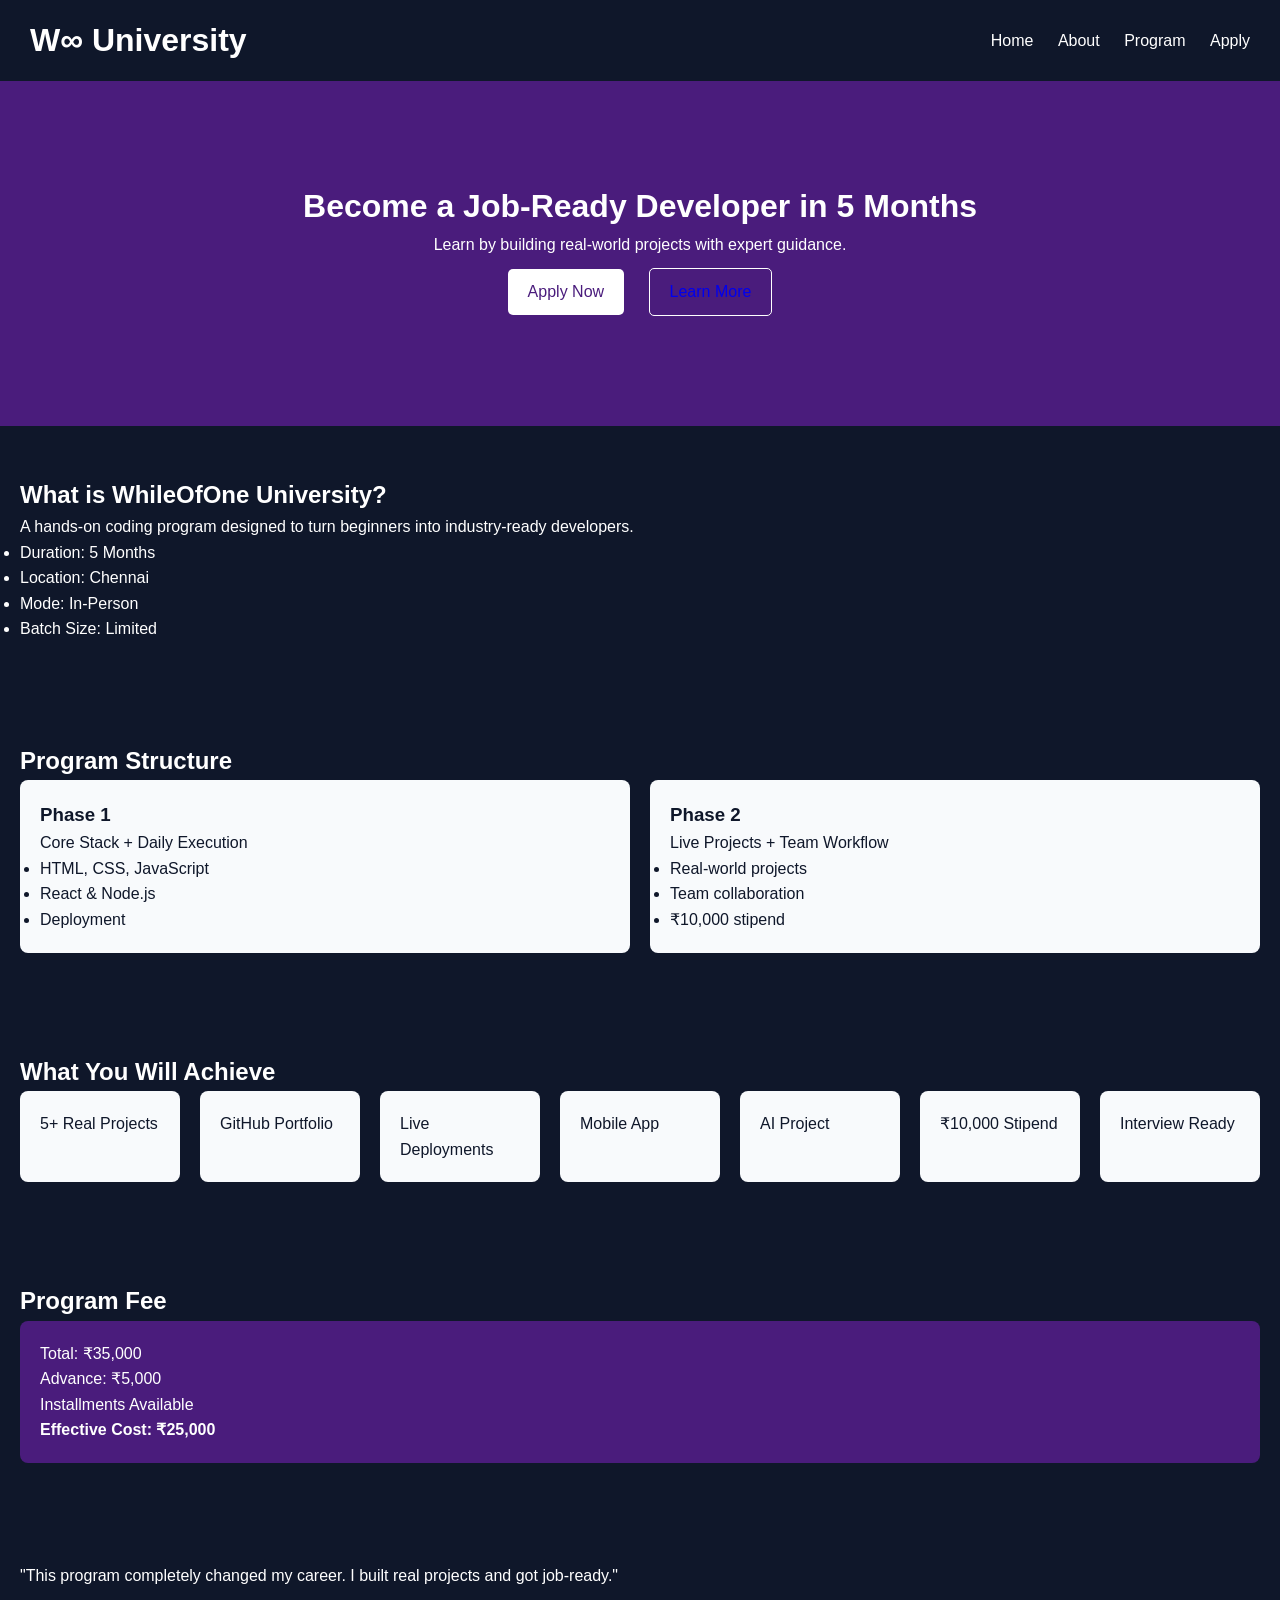
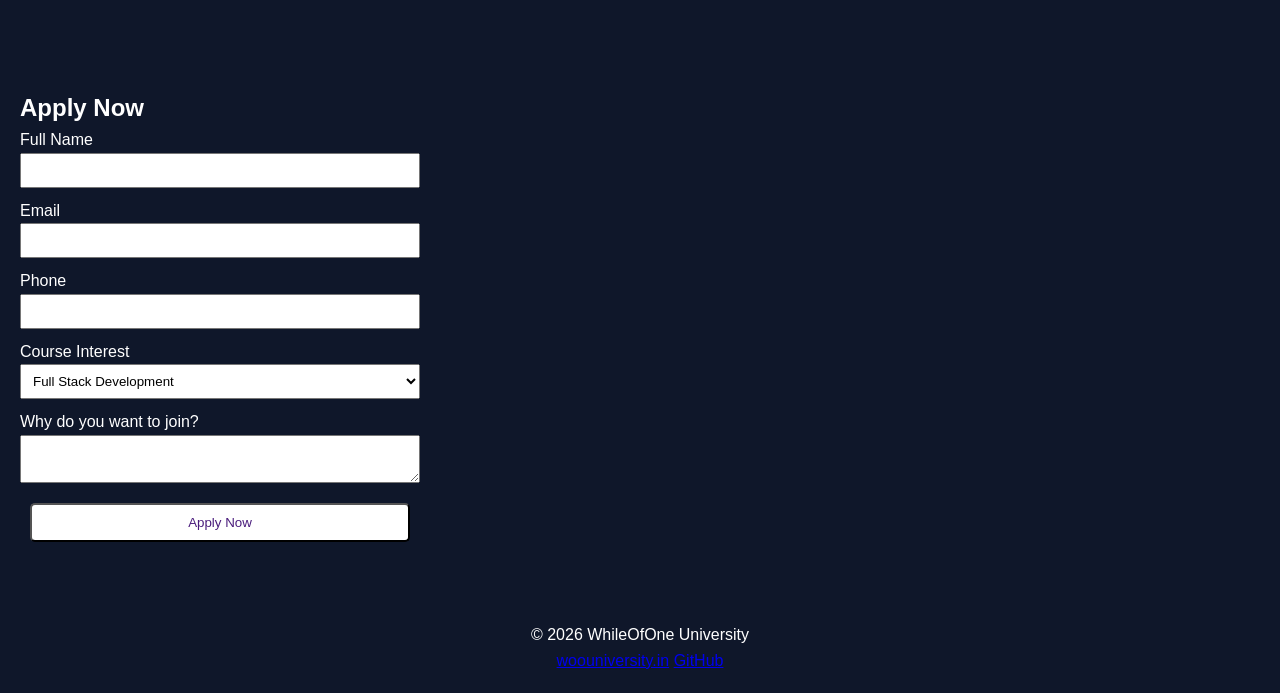
<file: index.html>
<!DOCTYPE html>
<html lang="en">
<head>
    <meta charset="UTF-8">
    <meta name="viewport" content="width=device-width, initial-scale=1.0">
    <title>WhileOfOne University</title>
    <meta name="description" content="Join WhileOfOne University and become a job-ready full-stack developer in 5 months.">
    <link rel="stylesheet" href="style.css">
    <link rel="icon" href="favicon.ico">
</head>

<body>

<header>
    <h1>W∞ University</h1>
    <nav>
        <a href="#">Home</a>
        <a href="about.html">About</a>
        <a href="#program">Program</a>
        <a href="#apply">Apply</a>
    </nav>
</header>

<main>

<!-- HERO -->
<section class="hero">
    <h2>Become a Job-Ready Developer in 5 Months</h2>
    <p>Learn by building real-world projects with expert guidance.</p>

    <div class="cta">
        <a href="#apply" class="btn primary">Apply Now</a>
        <a href="#about" class="btn secondary">Learn More</a>
    </div>
</section>

<!-- ABOUT -->
<section id="about">
    <h2>What is WhileOfOne University?</h2>
    <p>A hands-on coding program designed to turn beginners into industry-ready developers.</p>

    <ul>
        <li>Duration: 5 Months</li>
        <li>Location: Chennai</li>
        <li>Mode: In-Person</li>
        <li>Batch Size: Limited</li>
    </ul>
</section>

<!-- PROGRAM -->
<section id="program">
    <h2>Program Structure</h2>

    <div class="flex">
        <article class="card">
            <h3>Phase 1</h3>
            <p>Core Stack + Daily Execution</p>
            <ul>
                <li>HTML, CSS, JavaScript</li>
                <li>React & Node.js</li>
                <li>Deployment</li>
            </ul>
        </article>

        <article class="card">
            <h3>Phase 2</h3>
            <p>Live Projects + Team Workflow</p>
            <ul>
                <li>Real-world projects</li>
                <li>Team collaboration</li>
                <li>₹10,000 stipend</li>
            </ul>
        </article>
    </div>
</section>

<!-- OUTCOMES -->
<section id="outcomes">
    <h2>What You Will Achieve</h2>

    <div class="grid">
        <article class="card">5+ Real Projects</article>
        <article class="card">GitHub Portfolio</article>
        <article class="card">Live Deployments</article>
        <article class="card">Mobile App</article>
        <article class="card">AI Project</article>
        <article class="card">₹10,000 Stipend</article>
        <article class="card">Interview Ready</article>
    </div>
</section>

<!-- FEE -->
<section id="fee">
    <h2>Program Fee</h2>

    <article class="pricing">
        <p>Total: ₹35,000</p>
        <p>Advance: ₹5,000</p>
        <p>Installments Available</p>
        <p><strong>Effective Cost: ₹25,000</strong></p>
    </article>
</section>

<!-- TESTIMONIAL -->
<section id="testimonial">
    <blockquote>
        "This program completely changed my career. I built real projects and got job-ready."
    </blockquote>
</section>

<!-- APPLY FORM -->
<section id="apply">
    <h2>Apply Now</h2>

    <form>
        <label for="name">Full Name</label>
        <input type="text" id="name" required minlength="3">

        <label for="email">Email</label>
        <input type="email" id="email" required>

        <label for="phone">Phone</label>
        <input type="tel" id="phone">

        <label for="course">Course Interest</label>
        <select id="course">
            <option>Full Stack Development</option>
            <option>Frontend</option>
            <option>Backend</option>
        </select>

        <label for="message">Why do you want to join?</label>
        <textarea id="message"></textarea>

        <button type="submit" class="btn primary">Apply Now</button>
    </form>
</section>

</main>

<footer>
    <p>© 2026 WhileOfOne University</p>
    <a href="#">woouniversity.in</a>
    <a href="#">GitHub</a>
</footer>

</body>
</html>
</file>
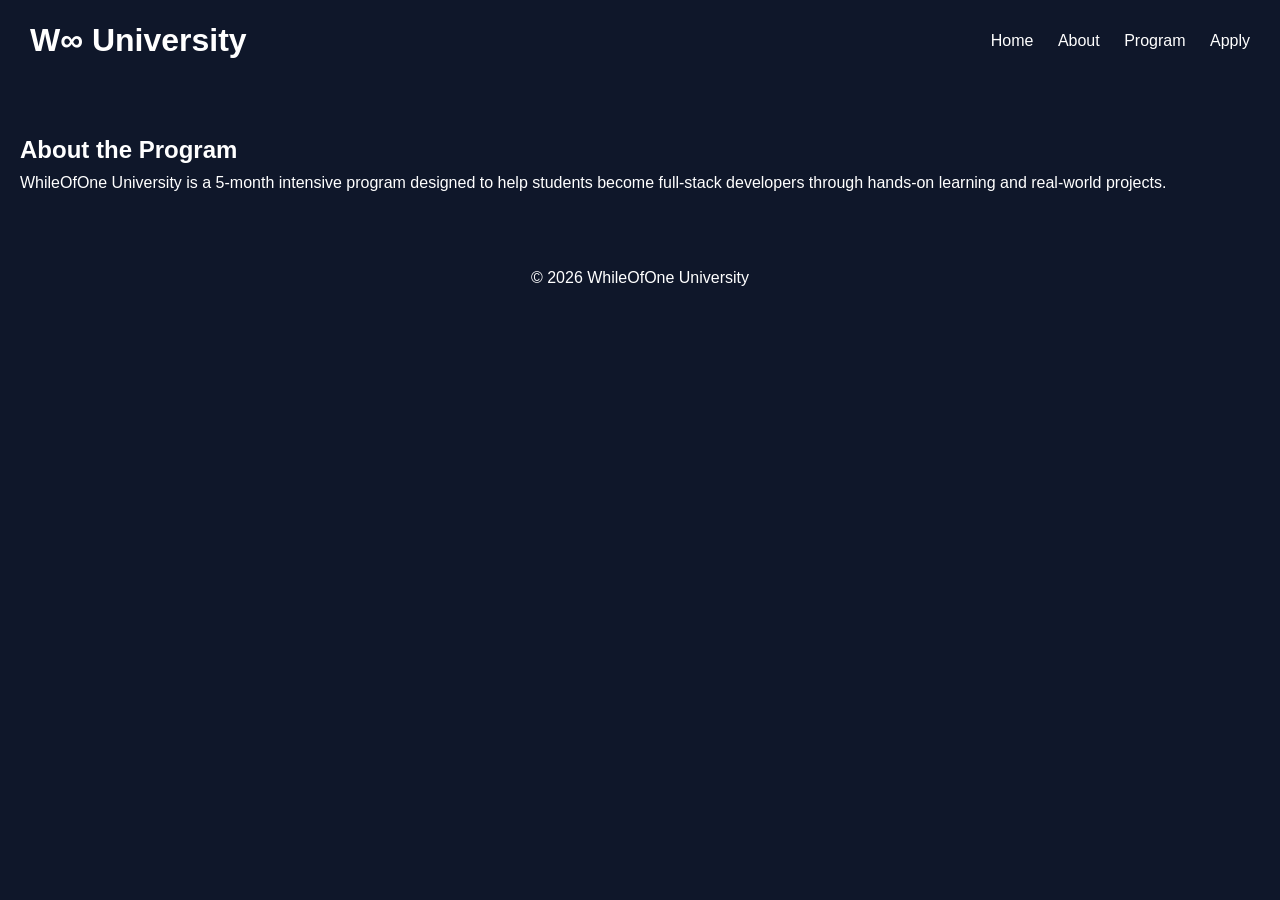
<file: about.html>
<!DOCTYPE html>
<html lang="en">
<head>
    <meta charset="UTF-8">
    <meta name="viewport" content="width=device-width, initial-scale=1.0">
    <title>About - WOO University</title>
    <link rel="stylesheet" href="style.css">
</head>

<body>

<header>
    <h1>W∞ University</h1>
    <nav>
        <a href="index.html">Home</a>
        <a href="#">About</a>
        <a href="index.html#program">Program</a>
        <a href="index.html#apply">Apply</a>
    </nav>
</header>

<main>
<section>
    <h2>About the Program</h2>
    <p>
        WhileOfOne University is a 5-month intensive program designed to help students become full-stack developers through hands-on learning and real-world projects.
    </p>
</section>
</main>

<footer>
    <p>© 2026 WhileOfOne University</p>
</footer>

</body>
</html>
</file>
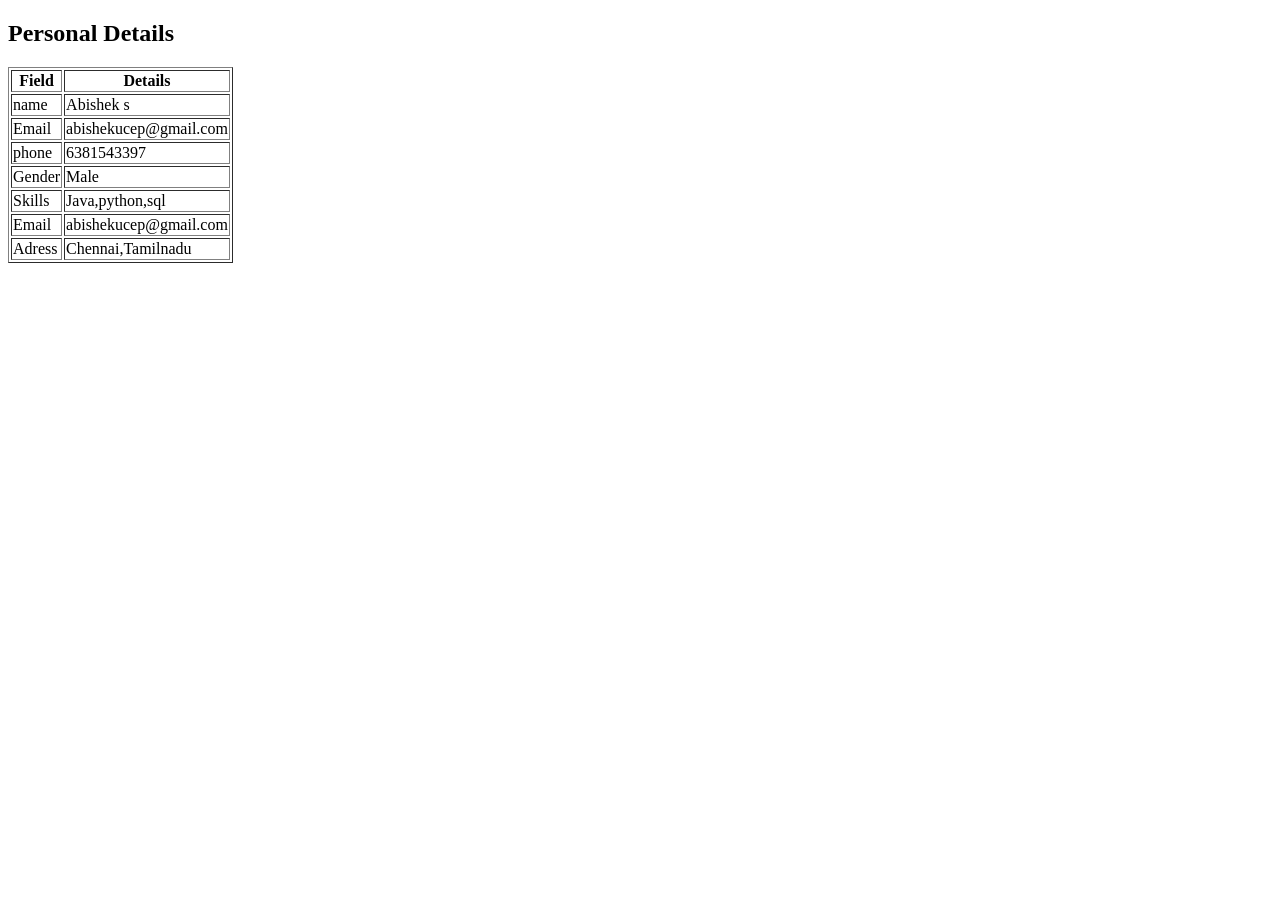
<file: index1.html>
<!DOCTYPE html>
<html lang="en">
<head>
    <meta charset="UTF-8">
    <meta name="viewport" content="width=device-width, initial-scale=1.0">
    <title>Document</title>
</head>
<body>
    <h2>Personal Details</h2>
    <table border="1">
        <thead>
            <tr>
                <th>Field</th>
                <th>Details</th>
            </tr>
        </thead>
        <tbody>
       
        <tr>
            <td>name</td>
            <td>Abishek s</td>
        </tr>
        <tr>
            <td>Email</td>
            <td>abishekucep@gmail.com</td>
        </tr>
        <tr>
            <td>phone</td>
            <td>6381543397</td>
        </tr>
        <tr>
            <td>Gender</td>
            <td>Male</td>
        </tr>
        <tr>
            <td>Skills</td>
            <td>Java,python,sql</td>
        </tr>
        <tr>
            <td>Email</td>
            <td>abishekucep@gmail.com</td>
       </tr>
       <tr>
            <td>Adress</td>
            <td>Chennai,Tamilnadu</td>
       </tr>
       </tbody>
    </table>
</body>
</html>
</file>
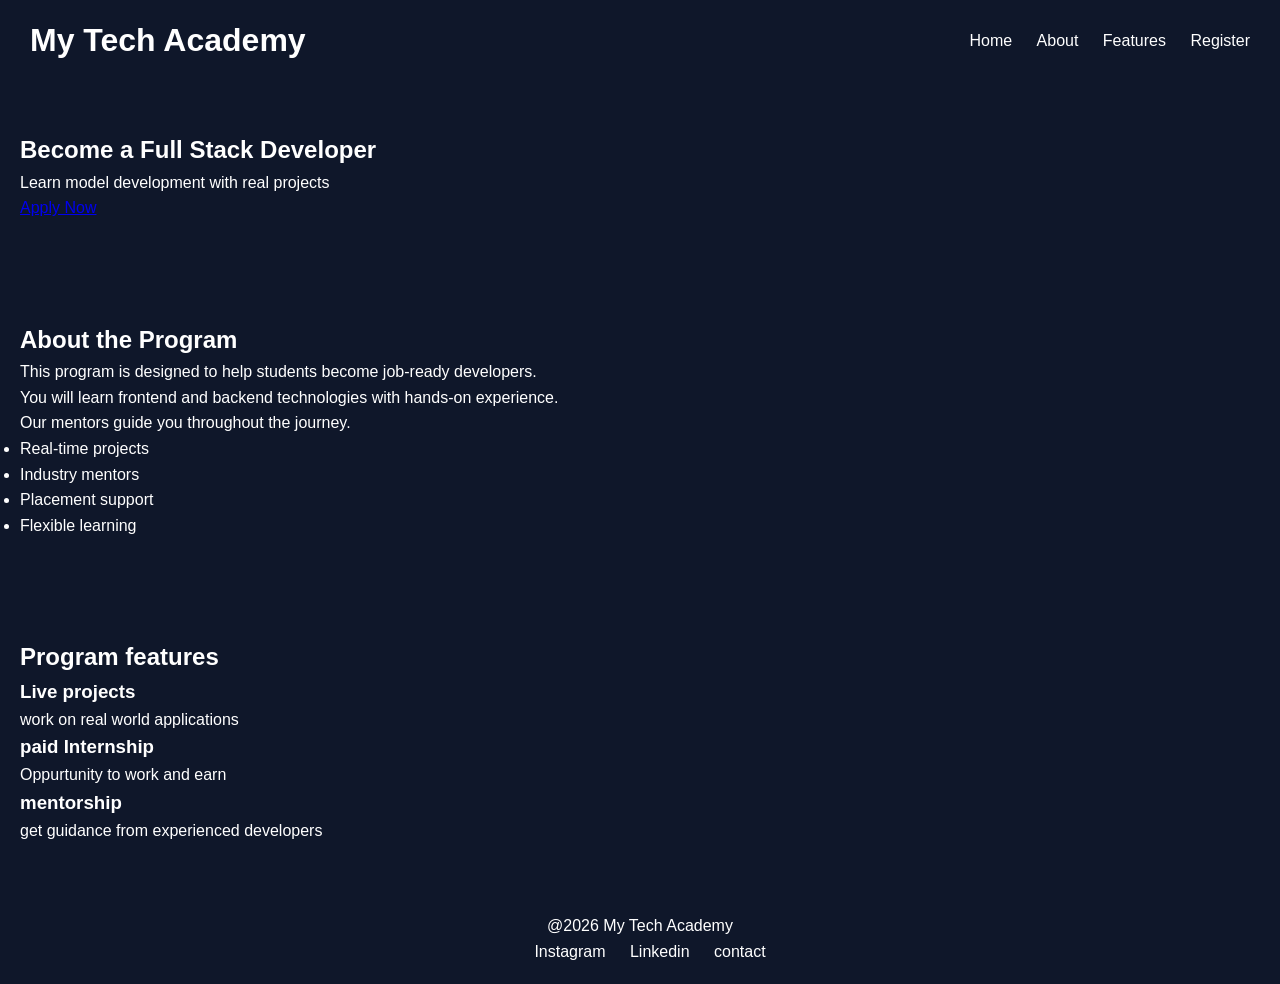
<file: index3.html>
<!DOCTYPE html>
<html lang="en">
<head>
    <meta charset="UTF-8">
    <meta name="viewport" content="width=device-width, initial-scale=1.0">
    <title>My Tech Academy</title>
    <link href="style.css" rel="stylesheet">
</head>
<body>
    <header>
        <h1>My Tech Academy</h1>
        <nav>
            <a href="#home">Home</a>
            <a href="#About">About</a>
            <a href="#Features">Features</a>
            <a href="#Register">Register</a>
        </nav>
    </header>
    <main>
        <section id="home">
            <h2>Become a Full Stack Developer</h2>
            <p>Learn model development with real projects</p>
            <a href="register.html">Apply Now</a>
        </section>

       <section id="about">
      <h2>About the Program</h2>
      <p>This program is designed to help students become job-ready developers.</p>
      <p>You will learn frontend and backend technologies with hands-on experience.</p>
      <p>Our mentors guide you throughout the journey.</p>

      <ul>
        <li>Real-time projects</li>
        <li>Industry mentors</li>
        <li>Placement support</li>
        <li>Flexible learning</li>
      </ul>
    </section>
    <section id="#Features">
       <h2>Program features</h2>
       <article>
          <h3>Live projects</h3>
          <p>work on real world applications </p>
       </article>
        <article>
          <h3>paid Internship</h3>
          <p>Oppurtunity to work and earn </p>
       </article>
      <article>
        <h3>mentorship</h3>
        <p>get guidance from experienced developers</p>
      </article>
    </section>
    </main>
    <footer>
        <p>@2026 My Tech Academy</p>
        <nav>
            <a href="#">Instagram</a>
             <a href="#">Linkedin</a>
              <a href="#">contact</a>
        </nav>
    </footer>
</body>
</html>
</file>
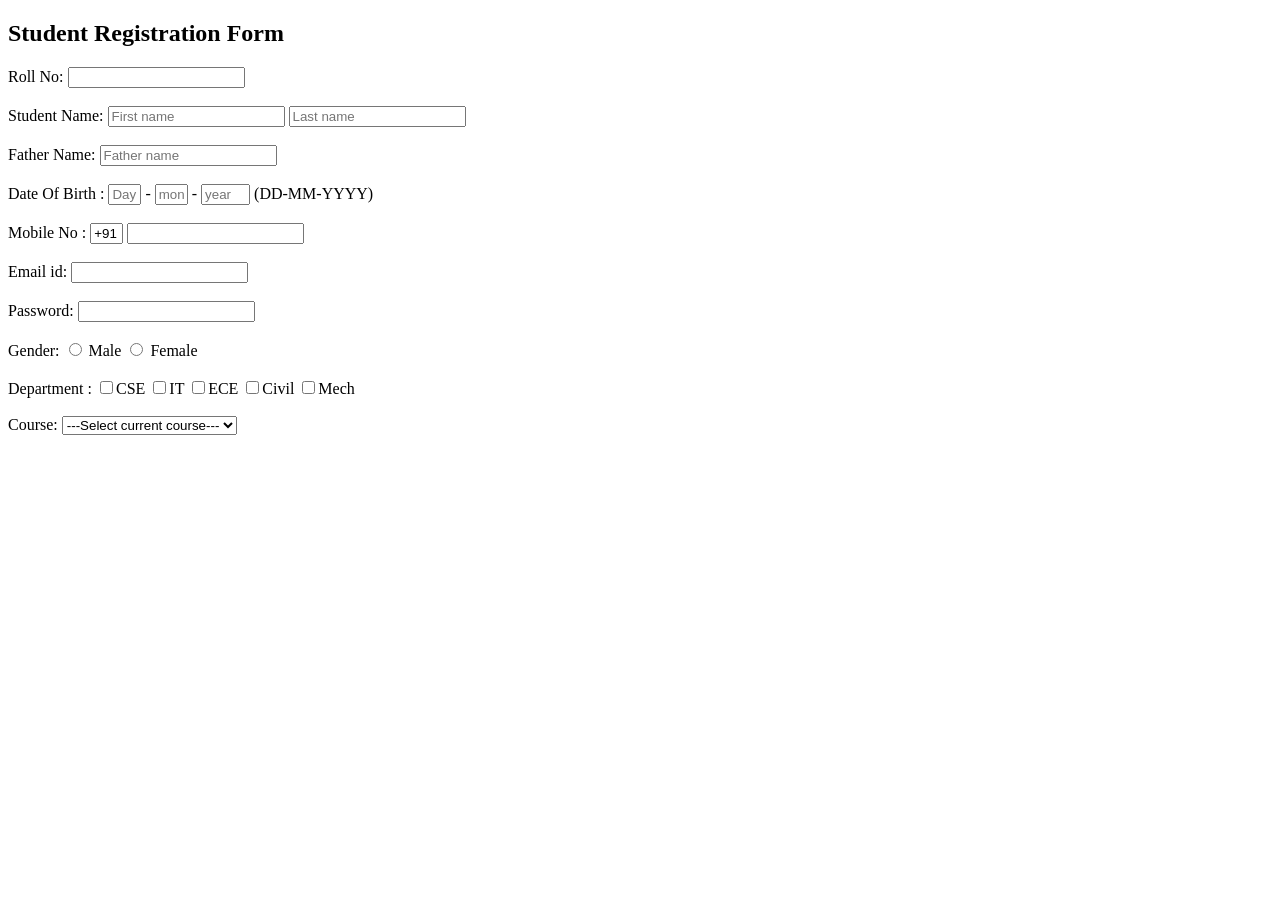
<file: index4.html>
<!DOCTYPE html>
<html lang="en">
<head>
    <meta charset="UTF-8">
    <meta name="viewport" content="width=device-width, initial-scale=1.0">
    <title>Student Registration Form</title>
</head>
<body>
    <h2>Student Registration Form</h2>
    <form>
        Roll No:                   
        <input type="text"><br><br>
        Student Name:
        <input type="text" placeholder="First name">
        <input type="text" placeholder="Last name"><br><br>
        Father Name:
        <input type="text" placeholder="Father name"><br><br>
        Date Of Birth :
        <input type="text" placeholder="Day" size="2"> -
        <input type="text" placeholder="month" size="2" > -
        <input type="text" placeholder="year" size="4">
        (DD-MM-YYYY)
        <br><br>
        Mobile No :
        <input type="text" value="+91" size="2">
        <input type="text"><br><br>
        Email id:
        <input type="email"><br><br>
        Password:
        <input type="password" required minlength="8" maxlength="10"><br><br>
        Gender:
        <input type="radio" name="gender">
        Male
        <input type="radio" name="gender">
        Female
        <br><br>
       Department :
       <input type="checkbox">CSE
       <input type="checkbox">IT
       <input type="checkbox">ECE
       <input type="checkbox">Civil
       <input type="checkbox">Mech
       <br><br>

       Course:
       <select>
         <option>---Select current course---</option>
         <option>JAVA</option>
         <option>Html</option>
         <option>JavaScript</option>
       </select>
    </form>
</body>
</html>
</file>
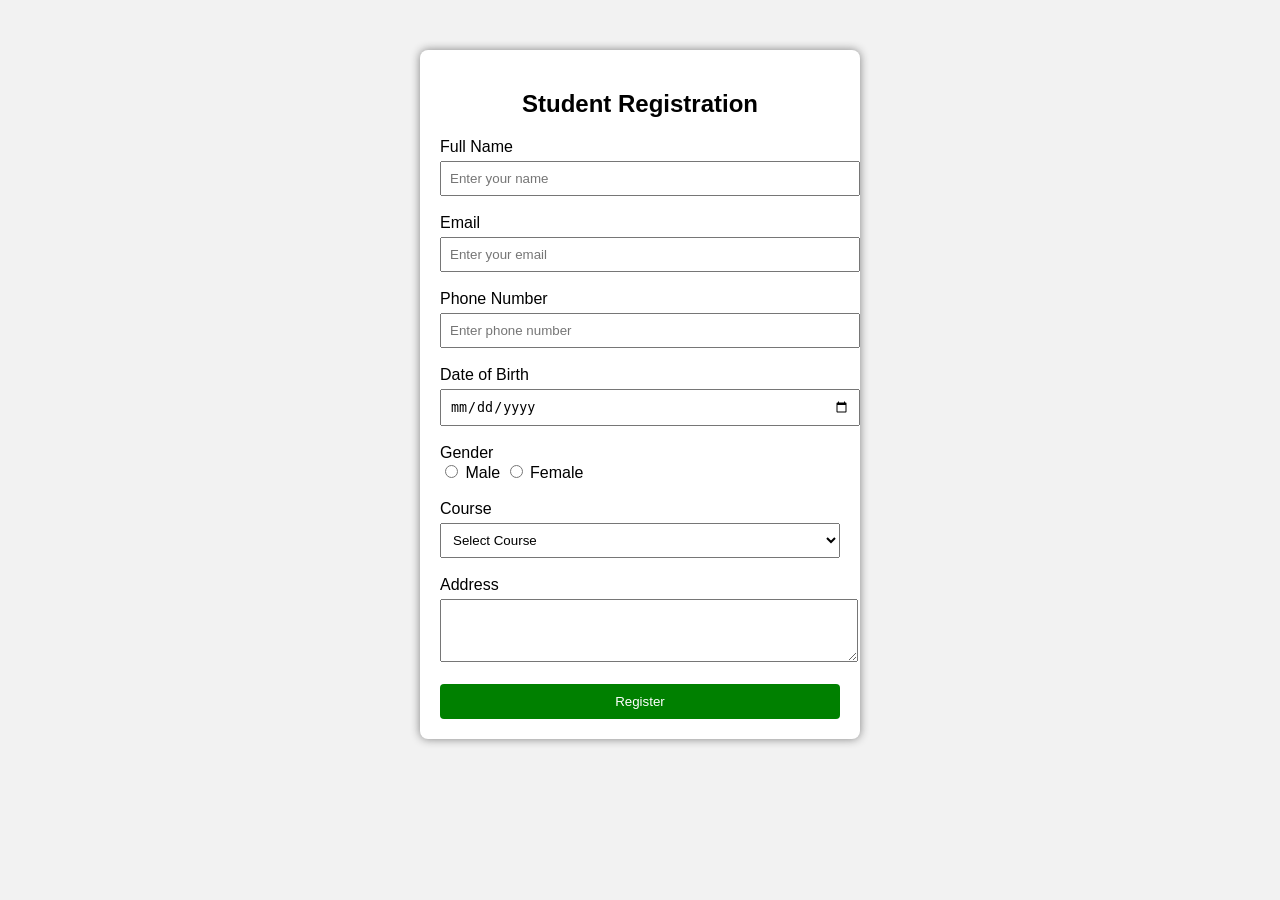
<file: index5.html>
<!DOCTYPE html>
<html lang="en">
<head>
    <meta charset="UTF-8">
    <title>Student Registration Form</title>
</head>

<body style="font-family: Arial; background-color: #f2f2f2;">

<div style="width:400px; margin:50px auto; background:white; padding:20px; border-radius:8px; box-shadow:0 0 10px gray;">

    <h2 style="text-align:center;">Student Registration</h2>

    <form>

        <label>Full Name</label><br>
        <input type="text" placeholder="Enter your name" 
        style="width:100%; padding:8px; margin-top:5px;"><br><br>

        <label>Email</label><br>
        <input type="email" placeholder="Enter your email" 
        style="width:100%; padding:8px; margin-top:5px;"><br><br>

        <label>Phone Number</label><br>
        <input type="tel" placeholder="Enter phone number" 
        style="width:100%; padding:8px; margin-top:5px;"><br><br>

        <label>Date of Birth</label><br>
        <input type="date" 
        style="width:100%; padding:8px; margin-top:5px;"><br><br>

        <label>Gender</label><br>
        <input type="radio" name="gender"> Male
        <input type="radio" name="gender"> Female<br><br>

        <label>Course</label><br>
        <select style="width:100%; padding:8px; margin-top:5px;">
            <option>Select Course</option>
            <option>Java</option>
            <option>Python</option>
            <option>Web Development</option>
        </select><br><br>

        <label>Address</label><br>
        <textarea rows="3" 
        style="width:100%; padding:8px; margin-top:5px;"></textarea><br><br>

        <button type="submit" 
        style="width:100%; padding:10px; background-color:green; color:white; border:none; border-radius:4px;">
        Register
        </button>

    </form>

</div>

</body>
</html>
</file>
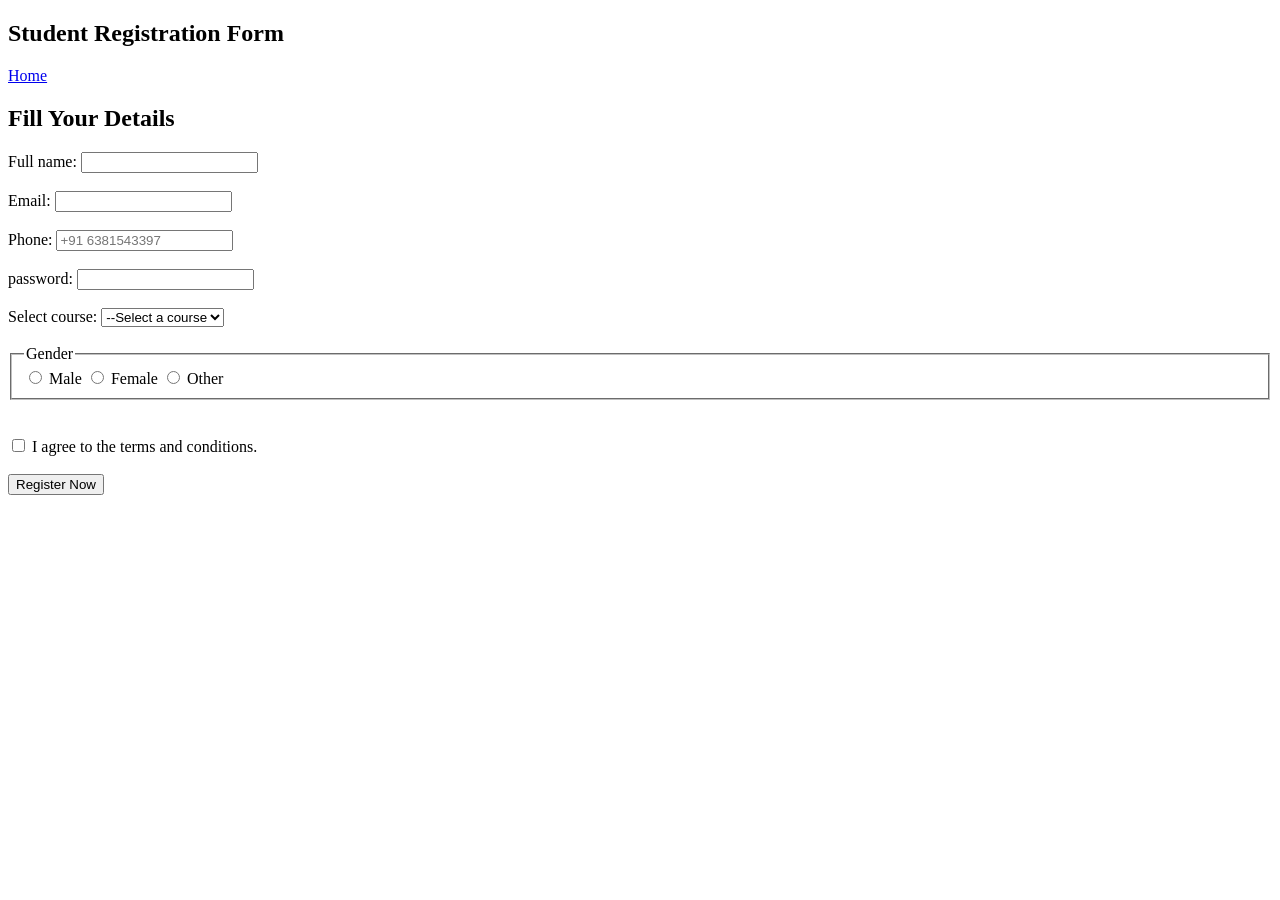
<file: register.html>
<!DOCTYPE html>
<html lang="en">
<head>
    <meta charset="UTF-8">
    <meta name="viewport" content="width=device-width, initial-scale=1.0">
    <title>Register my tech-Academy</title>
    
</head>
<body>
   
    <header>
        <h2 id="h1">Student Registration Form</h2>
        <nav>
            <a href="index3.html">Home</a>
        </nav>
    </header>
    <main>
        <h2>Fill Your Details</h2>
    
        <form action="#" method="post">
            <label for="name">Full name:</label>
            <input type="text" name="name" id="name" required minlength="
            3" maxlength="50">

            <br><br>

            <label for="email">Email:</label>
            <input type="email" name="email" id="email">
            <br><br>
            
            <label for="phone">Phone:</label>
            <input type="tel" name="email" id="name" placeholder="+91 6381543397">
            <br><br>

            <label for="password">password:</label>
            <input type="password" name="password" id="password" required minlength="8">
            <br><br>

            <label for="course">Select course:</label>
            <select id="course" name="course" required>
                <option value="" disabled selected>--Select a course</option>
                <option value="frontend">Frontend</option>
                 <option value="backend">backend</option>
                  <option value="Fullstack">Fullstack</option>
            </select>

            <br><br>
            <fieldset>
                <legend>Gender</legend>
                <input type="radio" id="male" name="gender" value="male" required>
                <label for="male">Male</label>

                <input type="radio" id="female" name="gender" value="female" required>
                <label for="female">Female</label>

                <input type="radio" id="Other" name="gender" value="Other" required>
                <label for="Other">Other</label>
            </fieldset>

            <br><br>
            <input type="checkbox" id="terms" name="terms" required>
            <label for="terms">I agree to the terms and conditions.</label>
            <br><br>

            <button type="submit">Register Now</button>
        </form>

    </main>
</body>
</html>
</file>
<file: style.css>
/* RESET */
* {
    margin: 0;
    padding: 0;
    box-sizing: border-box;
}

/* VARIABLES */
:root {
    --primary: #4A1C7C;
    --dark: #0F172A;
    --light: #F8FAFC;
    --white: #FFFFFF;
    --font: Arial, sans-serif;
}

/* GLOBAL */
html {
    scroll-behavior: smooth;
}

body {
    font-family: var(--font);
    background: var(--dark);
    color: var(--white);
    line-height: 1.6;
}

/* HEADER */
header {
    position: sticky;
    top: 0;
    background: var(--dark);
    display: flex;
    justify-content: space-between;
    align-items: center;
    padding: 15px 30px;
}

nav a {
    margin-left: 20px;
    color: var(--white);
    text-decoration: none;
}

nav a:hover {
    color: var(--primary);
}

/* HERO */
.hero {
    text-align: center;
    padding: 100px 20px;
    background: var(--primary);
}

.hero h2 {
    font-size: 2rem;
}

/* BUTTONS */
.btn {
    padding: 10px 20px;
    margin: 10px;
    display: inline-block;
    text-decoration: none;
    border-radius: 5px;
    transition: 0.3s;
}

.primary {
    background: var(--white);
    color: var(--primary);
}

.primary:hover {
    background: var(--light);
}

.secondary {
    border: 1px solid var(--white);
}

.secondary:hover {
    background: var(--white);
    color: var(--primary);
}

/* SECTIONS */
section {
    padding: 50px 20px;
}

/* FLEX */
.flex {
    display: flex;
    gap: 20px;
}

/* GRID */
.grid {
    display: flex;
    flex-wrap: wrap;
    gap: 20px;
}

/* CARDS */
.card {
    background: var(--light);
    color: var(--dark);
    padding: 20px;
    flex: 1;
    border-radius: 8px;
}

/* PRICING */
.pricing {
    background: var(--primary);
    padding: 20px;
    border-radius: 8px;
}

/* FORM */
form {
    display: flex;
    flex-direction: column;
    max-width: 400px;
}

input, select, textarea {
    margin-bottom: 10px;
    padding: 8px;
}

/* FOOTER */
footer {
    text-align: center;
    padding: 20px;
}

/* RESPONSIVE */
@media (max-width: 768px) {
    .flex {
        flex-direction: column;
    }

    header {
        flex-direction: column;
    }
}
</file>
